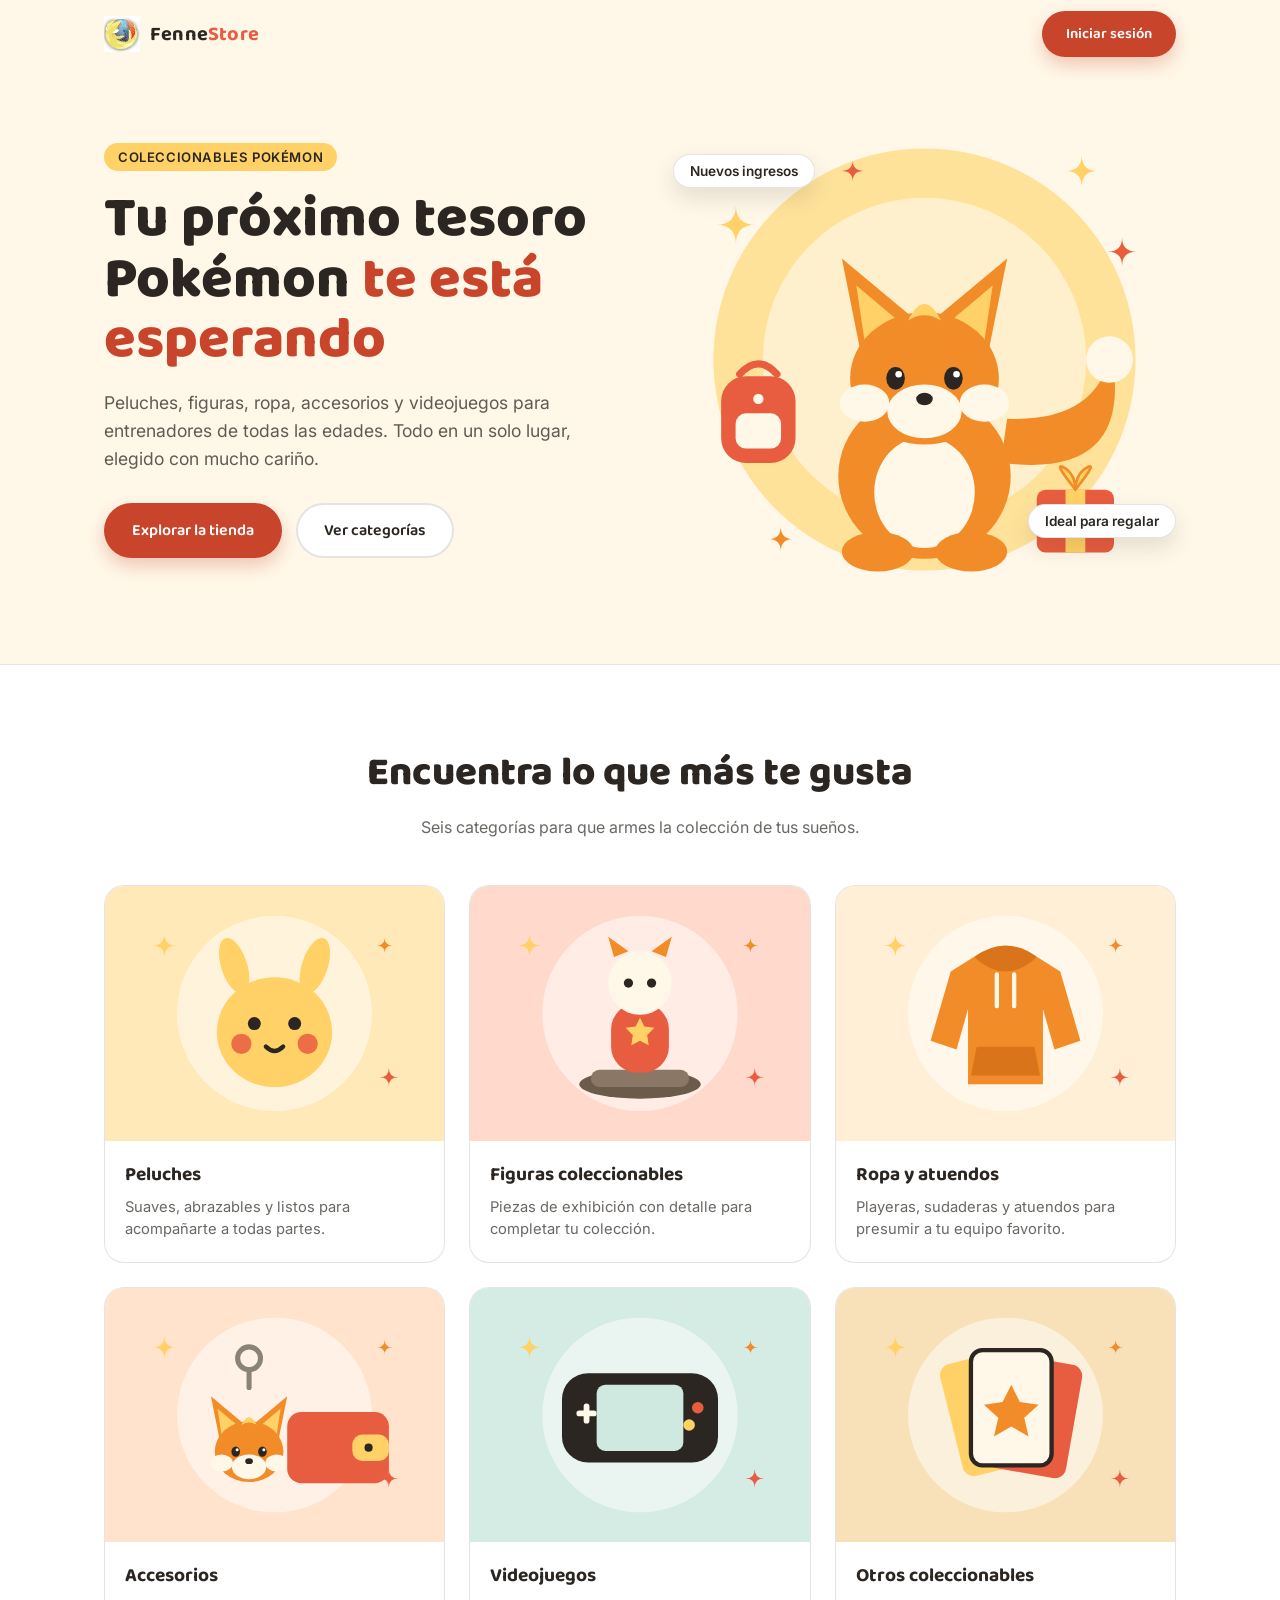
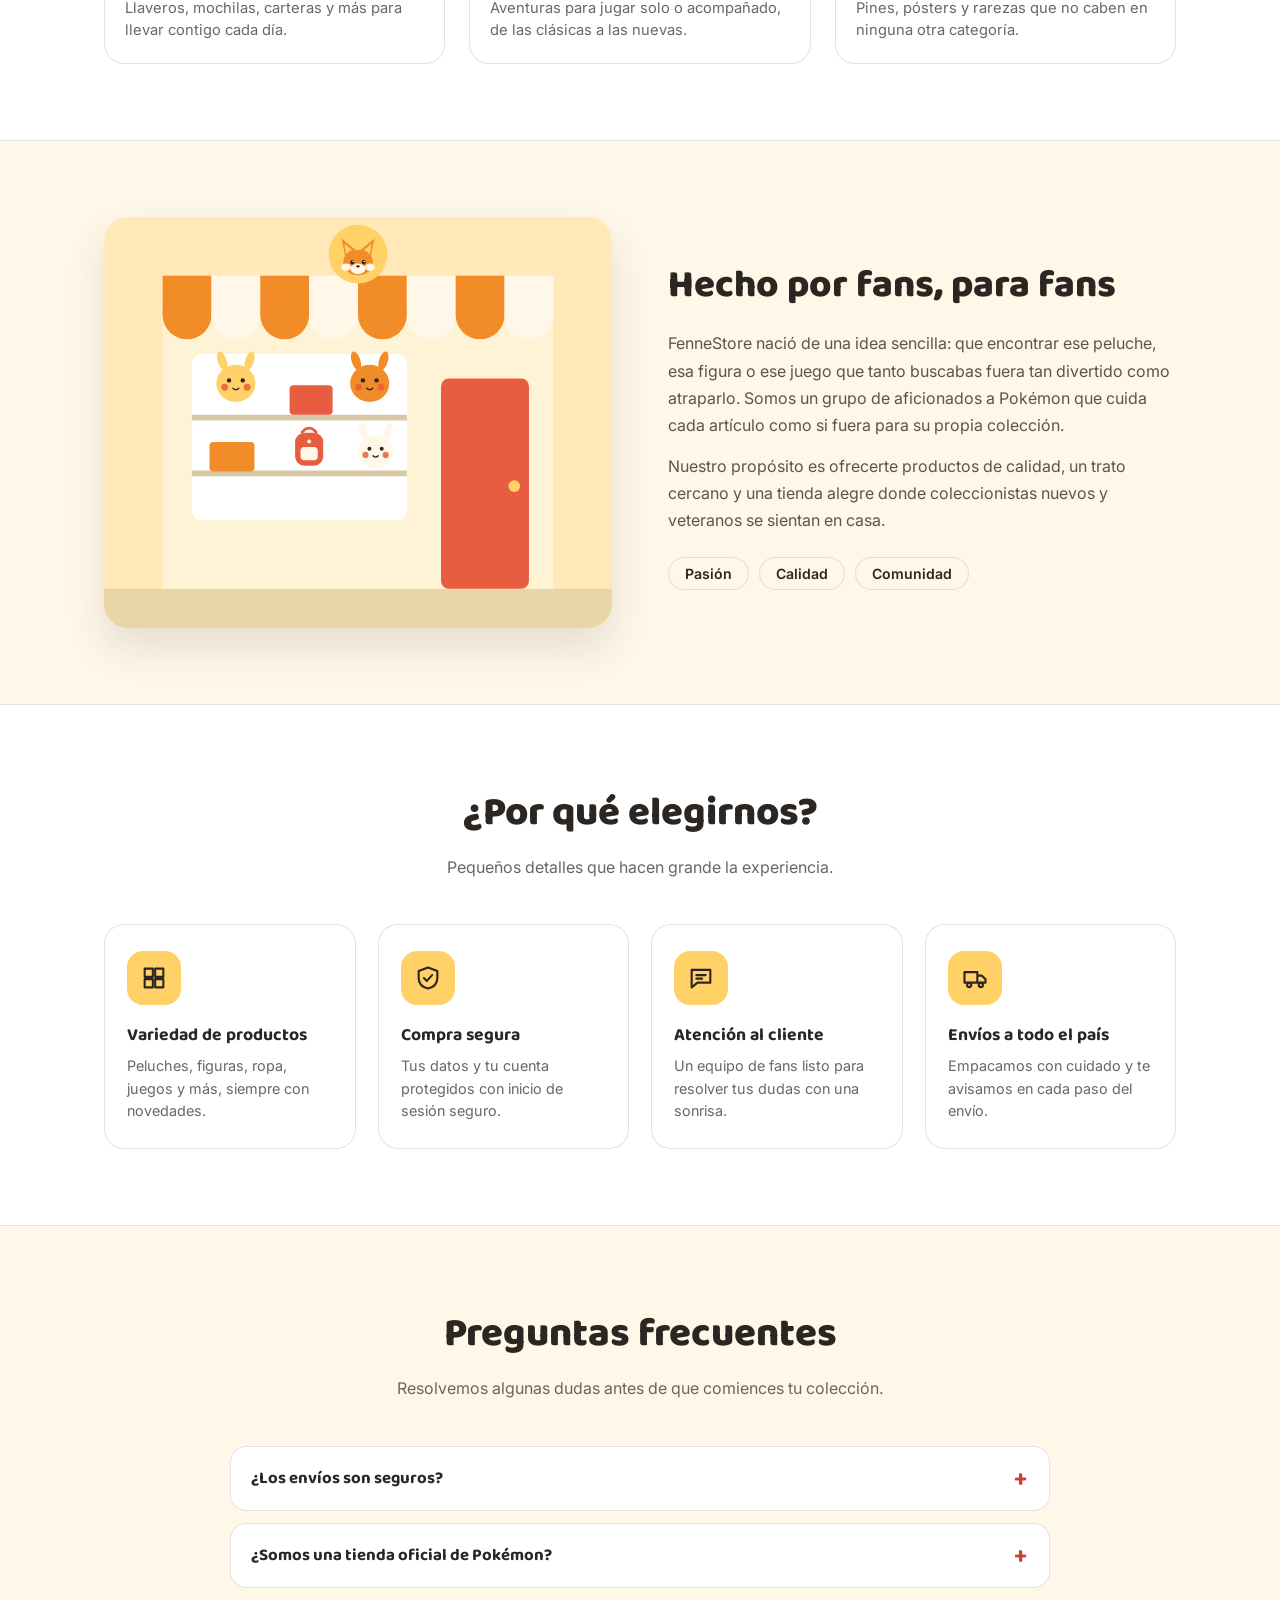
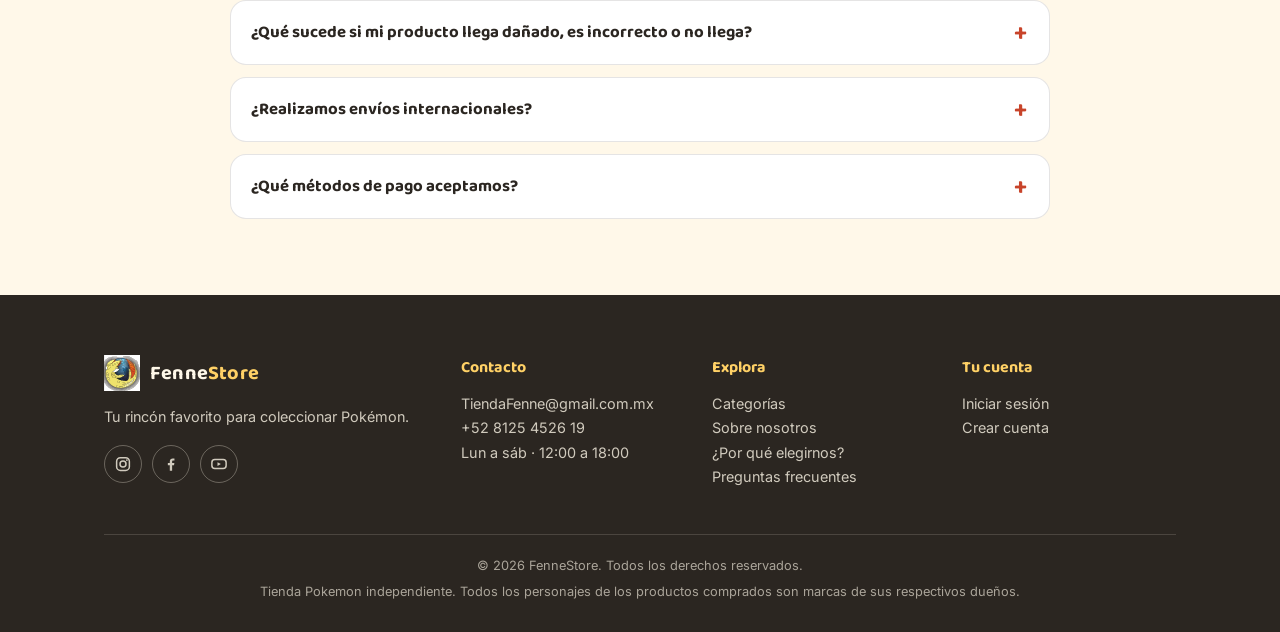
<file: index.html>
<!DOCTYPE html>
<html lang="es">
<head>
  <meta charset="UTF-8" />
  <meta name="viewport" content="width=device-width, initial-scale=1.0" />
  <title>FenneStore · Coleccionables Pokémon</title>
  <meta name="description" content="FenneStore: peluches, figuras, ropa, accesorios y videojuegos para aficionados y coleccionistas de Pokémon." />
  <link rel="icon" type="image/svg+xml" href="img/favicon.svg" />
  <link rel="preconnect" href="https://fonts.googleapis.com">
  <link href="https://fonts.googleapis.com/css2?family=Baloo+2:wght@500;600;700;800&family=Inter:wght@400;500;600&display=swap" rel="stylesheet">
  <script>document.documentElement.classList.add("js");</script>
  <link rel="stylesheet" href="css/style.css" />
  <link rel="stylesheet" href="css/marca.css" />
  <link rel="stylesheet" href="css/inicio.css" />
</head>
<body class="inicio">

  <header class="site-header">
    <div class="wrap">
      <a class="brand" href="index.html"><img class="brand-logo" data-img="logo" alt="" width="36" height="36"><span class="brand-name">Fenne<span>Store</span></span></a>
      <a class="btn btn-primary btn-sm" href="login.html">Iniciar sesión</a>
    </div>
  </header>

  <main>
    <section class="hero-inicio">
      <div class="wrap hero-grid">
        <div class="hero-texto" data-reveal>
          <span class="eyebrow">Coleccionables Pokémon</span>
          <h1>Tu próximo tesoro Pokémon <em>te está esperando</em></h1>
          <p class="lead">Peluches, figuras, ropa, accesorios y videojuegos para entrenadores de todas las edades. Todo en un solo lugar, elegido con mucho cariño.</p>
          <div class="hero-cta">
            <a class="btn btn-primary" href="login.html">Explorar la tienda</a>
            <a class="btn btn-ghost" href="#categorias">Ver categorías</a>
          </div>
        </div>
        <div class="hero-visual" data-reveal style="--d:.15s">
          <img data-img="hero" alt="Zorrito de peluche con una mochila y un regalo" width="560" height="520">
          <span class="chip chip-a">Nuevos ingresos</span>
          <span class="chip chip-b">Ideal para regalar</span>
        </div>
      </div>
    </section>

    <section class="section section-alt" id="categorias">
      <div class="wrap">
        <div class="section-head" data-reveal>
          <h2>Encuentra lo que más te gusta</h2>
          <p>Seis categorías para que armes la colección de tus sueños.</p>
        </div>
        <div class="cat-grid">
        <a class="cat-card" href="login.html" data-reveal style="--d:0.0s">
          <div class="cat-img"><img data-img="categorias.peluches" alt="Categoría Peluches" width="400" height="300" loading="lazy"></div>
          <div class="cat-body"><h3>Peluches</h3><p>Suaves, abrazables y listos para acompañarte a todas partes.</p></div>
        </a>
        <a class="cat-card" href="login.html" data-reveal style="--d:0.1s">
          <div class="cat-img"><img data-img="categorias.figuras" alt="Categoría Figuras coleccionables" width="400" height="300" loading="lazy"></div>
          <div class="cat-body"><h3>Figuras coleccionables</h3><p>Piezas de exhibición con detalle para completar tu colección.</p></div>
        </a>
        <a class="cat-card" href="login.html" data-reveal style="--d:0.2s">
          <div class="cat-img"><img data-img="categorias.ropa" alt="Categoría Ropa y atuendos" width="400" height="300" loading="lazy"></div>
          <div class="cat-body"><h3>Ropa y atuendos</h3><p>Playeras, sudaderas y atuendos para presumir a tu equipo favorito.</p></div>
        </a>
        <a class="cat-card" href="login.html" data-reveal style="--d:0.0s">
          <div class="cat-img"><img data-img="categorias.accesorios" alt="Categoría Accesorios" width="400" height="300" loading="lazy"></div>
          <div class="cat-body"><h3>Accesorios</h3><p>Llaveros, mochilas, carteras y más para llevar contigo cada día.</p></div>
        </a>
        <a class="cat-card" href="login.html" data-reveal style="--d:0.1s">
          <div class="cat-img"><img data-img="categorias.videojuegos" alt="Categoría Videojuegos" width="400" height="300" loading="lazy"></div>
          <div class="cat-body"><h3>Videojuegos</h3><p>Aventuras para jugar solo o acompañado, de las clásicas a las nuevas.</p></div>
        </a>
        <a class="cat-card" href="login.html" data-reveal style="--d:0.2s">
          <div class="cat-img"><img data-img="categorias.otros" alt="Categoría Otros coleccionables" width="400" height="300" loading="lazy"></div>
          <div class="cat-body"><h3>Otros coleccionables</h3><p>Pines, pósters y rarezas que no caben en ninguna otra categoría.</p></div>
        </a>
        </div>
      </div>
    </section>

    <section class="section" id="nosotros">
      <div class="wrap about-grid">
        <div data-reveal><img data-img="nosotros" alt="Fachada de la tienda FenneStore" width="520" height="420" loading="lazy"></div>
        <div class="about-texto" data-reveal style="--d:.12s">
          <h2>Hecho por fans, para fans</h2>
          <p>FenneStore nació de una idea sencilla: que encontrar ese peluche, esa figura o ese juego que tanto buscabas fuera tan divertido como atraparlo. Somos un grupo de aficionados a Pokémon que cuida cada artículo como si fuera para su propia colección.</p>
          <p>Nuestro propósito es ofrecerte productos de calidad, un trato cercano y una tienda alegre donde coleccionistas nuevos y veteranos se sientan en casa.</p>
          <ul class="valores"><li>Pasión</li><li>Calidad</li><li>Comunidad</li></ul>
        </div>
      </div>
    </section>

    <section class="section section-alt" id="porque">
      <div class="wrap">
        <div class="section-head" data-reveal>
          <h2>¿Por qué elegirnos?</h2>
          <p>Pequeños detalles que hacen grande la experiencia.</p>
        </div>
        <div class="why-grid">
        <article class="why-card" data-reveal style="--d:0.0s"><div class="why-icon"><svg viewBox="0 0 24 24" aria-hidden="true"><path d="M4 4h7v7H4zM13 4h7v7h-7zM4 13h7v7H4zM13 13h7v7h-7z"/></svg></div><h3>Variedad de productos</h3><p>Peluches, figuras, ropa, juegos y más, siempre con novedades.</p></article>
        <article class="why-card" data-reveal style="--d:0.1s"><div class="why-icon"><svg viewBox="0 0 24 24" aria-hidden="true"><path d="M12 3l8 3v6c0 5-3.5 8-8 9-4.5-1-8-4-8-9V6z"/><path d="M8.5 12l2.5 2.5 4.5-5"/></svg></div><h3>Compra segura</h3><p>Tus datos y tu cuenta protegidos con inicio de sesión seguro.</p></article>
        <article class="why-card" data-reveal style="--d:0.2s"><div class="why-icon"><svg viewBox="0 0 24 24" aria-hidden="true"><path d="M4 5h16v11H9l-5 4z"/><path d="M8 9.5h8M8 12.5h5"/></svg></div><h3>Atención al cliente</h3><p>Un equipo de fans listo para resolver tus dudas con una sonrisa.</p></article>
        <article class="why-card" data-reveal style="--d:0.3s"><div class="why-icon"><svg viewBox="0 0 24 24" aria-hidden="true"><path d="M3 7h11v9H3zM14 10h4l3 3v3h-7z"/><circle cx="7" cy="18" r="1.8"/><circle cx="17" cy="18" r="1.8"/></svg></div><h3>Envíos a todo el país</h3><p>Empacamos con cuidado y te avisamos en cada paso del envío.</p></article>
        </div>
      </div>
    </section>

    <section class="section" id="preguntas">
      <div class="wrap">
        <div class="section-head" data-reveal><h2>Preguntas frecuentes</h2><p>Resolvemos algunas dudas antes de que comiences tu colección.</p></div>
        <div class="faq-list">
          <details class="faq-item"><summary>¿Los envíos son seguros?</summary><p>Preparamos cada pedido con cuidado para proteger tus artículos durante el traslado. En esta tienda el seguimiento y las notificaciones forman parte de la experiencia ilustrativa de compra.</p></details>
          <details class="faq-item"><summary>¿Somos una tienda oficial de Pokémon?</summary><p>FenneStore es una tienda independiente. No estamos afiliados, patrocinados ni respaldados oficialmente por The Pokémon Company o Nintendo.</p></details>
          <details class="faq-item"><summary>¿Qué sucede si mi producto llega dañado, es incorrecto o no llega?</summary><p>Nuestro equipo revisara el caso y te orientaremos sobre las posibles soluciones conforme a la política de atención que tiene nuestra tienda.</p></details>
          <details class="faq-item"><summary>¿Realizamos envíos internacionales?</summary><p>FenneStore opera principalmente en México y tenemos planeada una futura expansión a Argentina, Chile y Perú.</p></details>
          <details class="faq-item"><summary>¿Qué métodos de pago aceptamos?</summary><p>Aceptamos todo tipo de tarjetas como tarjetas de débito y crédito VISA, tambien efectivo en OXXO y efectivo en 7-Eleven.</p></details>
        </div>
      </div>
    </section>
  </main>

  <footer class="site-footer">
    <div class="wrap">
      <div class="footer-grid">
        <div><a class="brand" href="index.html"><img class="brand-logo" data-img="logo" alt="" width="36" height="36"><span class="brand-name">Fenne<span>Store</span></span></a><p style="margin-top:14px">Tu rincón favorito para coleccionar Pokémon.</p>
          <div class="social">
            <a href="#" aria-label="Instagram de FenneStore"><svg viewBox="0 0 24 24"><rect x="3.5" y="3.5" width="17" height="17" rx="5" fill="none" stroke="currentColor" stroke-width="2"/><circle cx="12" cy="12" r="4" fill="none" stroke="currentColor" stroke-width="2"/><circle cx="17.2" cy="6.8" r="1.2"/></svg></a>
            <a href="#" aria-label="Facebook de FenneStore"><svg viewBox="0 0 24 24"><path d="M13.5 21v-7.5H16l.5-3h-3V8.8c0-.9.3-1.5 1.6-1.5h1.5V4.6c-.3 0-1.2-.1-2.3-.1-2.300 0-3.900 1.400-3.900 4v2h-2.600v3h2.600V21z"/></svg></a>
            <a href="#" aria-label="YouTube de FenneStore"><svg viewBox="0 0 24 24"><rect x="2.5" y="6" width="19" height="12" rx="4" fill="none" stroke="currentColor" stroke-width="2"/><path d="M10 9.5v5l4.500-2.500z"/></svg></a>
          </div>
        </div>
        <div><h4>Contacto</h4><ul><li>TiendaFenne@gmail.com.mx</li><li>+52 8125 4526 19</li><li>Lun a sáb · 12:00 a 18:00</li></ul></div>
        <div><h4>Explora</h4><ul><li><a href="#categorias">Categorías</a></li><li><a href="#nosotros">Sobre nosotros</a></li><li><a href="#porque">¿Por qué elegirnos?</a></li><li><a href="#preguntas">Preguntas frecuentes</a></li></ul></div>
        <div><h4>Tu cuenta</h4><ul><li><a href="login.html">Iniciar sesión</a></li><li><a href="register.html">Crear cuenta</a></li></ul></div>
      </div>
      <div class="footer-bottom">
        <p>© <span id="anio">2026</span> FenneStore. Todos los derechos reservados.</p>
        <p>Tienda Pokemon independiente. Todos los personajes de los productos comprados son marcas de sus respectivos dueños.</p>
      </div>
    </div>
  </footer>

  <script src="js/imagenes.js"></script>
  <script src="js/inicio.js"></script>
</body>
</html>
</file>
<file: css/style.css>
:root {
  --cream: #FFF6E9;
  --ink: #2B2621;
  --red: #E4572E;
  --red-dark: #C7431E;
  --yellow: #F5B935;
  --sage: #6E9B7B;
  --line: rgba(43, 38, 33, 0.12);
  --radius: 18px;
  --font-display: 'Baloo 2', sans-serif;
  --font-body: 'Inter', sans-serif;
}

* { box-sizing: border-box; }

body {
  margin: 0;
  font-family: var(--font-body);
  color: var(--ink);
  background: var(--cream);
}

h1, h2 {
  font-family: var(--font-display);
  margin: 0;
}

/* ---- Layout general de login/registro ---- */
.page {
  display: grid;
  grid-template-columns: 1.1fr 1fr;
  min-height: 100vh;
}

@media (max-width: 860px) {
  .page { grid-template-columns: 1fr; }
  .hero { min-height: 320px; }
}

/* ---- Panel izquierdo: hero de marca ---- */
.hero {
  background: linear-gradient(160deg, var(--red) 0%, var(--red-dark) 100%);
  color: var(--cream);
  display: flex;
  align-items: center;
  padding: 56px;
  position: relative;
  overflow: hidden;
}

.hero-content { max-width: 420px; position: relative; z-index: 2; }

.brand {
  display: flex;
  align-items: center;
  gap: 10px;
  margin-bottom: 40px;
}

.ball {
  width: 26px;
  height: 26px;
  border-radius: 50%;
  background:
    linear-gradient(var(--cream) 0 50%, var(--ink) 50% 100%);
  border: 2px solid var(--ink);
  position: relative;
  flex-shrink: 0;
}
.ball::after {
  content: "";
  position: absolute;
  width: 8px; height: 8px;
  background: var(--cream);
  border: 2px solid var(--ink);
  border-radius: 50%;
  top: 50%; left: 50%;
  transform: translate(-50%, -50%);
}

.brand-name {
  font-family: var(--font-display);
  font-weight: 700;
  font-size: 1.25rem;
  letter-spacing: 0.2px;
}

.hero h1 {
  font-size: 2.4rem;
  font-weight: 700;
  line-height: 1.15;
  margin-bottom: 18px;
}

.hero p {
  font-size: 1.02rem;
  line-height: 1.5;
  opacity: 0.92;
  margin-bottom: 44px;
}

/* Trío de "peluches" abstractos, sin usar personajes con derechos */
.stack { display: flex; gap: 18px; }

.plush {
  width: 74px;
  height: 74px;
  border-radius: 50% 50% 46% 46% / 55% 55% 45% 45%;
  position: relative;
  box-shadow: 0 10px 24px rgba(0,0,0,0.18);
}
.plush::before, .plush::after {
  content: "";
  position: absolute;
  width: 20px; height: 26px;
  background: inherit;
  border-radius: 50% 50% 50% 50% / 60% 60% 40% 40%;
  top: -12px;
}
.plush::before { left: 6px; transform: rotate(-18deg); }
.plush::after  { right: 6px; transform: rotate(18deg); }

.plush-a { background: var(--yellow); }
.plush-b { background: var(--cream); margin-top: 22px; }
.plush-c { background: var(--sage); }

/* ---- Panel derecho: formulario ---- */
.form-panel {
  display: flex;
  align-items: center;
  justify-content: center;
  padding: 40px 24px;
}

.form-card {
  width: 100%;
  max-width: 380px;
}

.form-card h2 {
  font-size: 1.7rem;
  font-weight: 700;
  margin-bottom: 6px;
}

.subtitle {
  color: rgba(43,38,33,0.62);
  margin: 0 0 28px 0;
  font-size: 0.95rem;
}

form { display: flex; flex-direction: column; }

label {
  font-size: 0.85rem;
  font-weight: 600;
  margin-bottom: 6px;
  margin-top: 16px;
}
label:first-of-type { margin-top: 0; }

input {
  font-family: var(--font-body);
  font-size: 0.98rem;
  padding: 12px 14px;
  border-radius: 12px;
  border: 1.5px solid var(--line);
  background: white;
  outline: none;
  transition: border-color 0.15s ease;
}
input:focus {
  border-color: var(--red);
}

button {
  font-family: var(--font-display);
  font-weight: 600;
  font-size: 1rem;
  color: white;
  background: var(--red);
  border: none;
  border-radius: 12px;
  padding: 13px;
  margin-top: 26px;
  cursor: pointer;
  transition: background 0.15s ease, transform 0.1s ease;
}
button:hover { background: var(--red-dark); }
button:active { transform: translateY(1px); }
button:disabled { opacity: 0.6; cursor: not-allowed; }

.message {
  min-height: 20px;
  font-size: 0.88rem;
  margin: 14px 0 0 0;
}
.message.error { color: var(--red-dark); }
.message.success { color: var(--sage); }

.switch {
  text-align: center;
  margin-top: 26px;
  font-size: 0.9rem;
  color: rgba(43,38,33,0.7);
}
.switch a { color: var(--red); font-weight: 600; text-decoration: none; }
.switch a:hover { text-decoration: underline; }

/* ---- Dashboard (home.html) ---- */
.dashboard-body { min-height: 100vh; }

.topbar {
  display: flex;
  align-items: center;
  justify-content: space-between;
  padding: 20px 40px;
  border-bottom: 1.5px solid var(--line);
}

.ghost-btn {
  font-family: var(--font-body);
  font-weight: 600;
  font-size: 0.9rem;
  background: transparent;
  border: 1.5px solid var(--line);
  border-radius: 10px;
  padding: 9px 16px;
  cursor: pointer;
  color: var(--ink);
}
.ghost-btn:hover { border-color: var(--red); color: var(--red); }

.dashboard {
  max-width: 640px;
  margin: 80px auto;
  padding: 0 24px;
  text-align: center;
}

.dashboard h1 {
  font-size: 2rem;
  margin-bottom: 12px;
}
</file>
<file: css/marca.css>
/* Identidad FenneStore: se carga DESPUÉS de style.css y reemplaza sus colores */
:root {
  --cream: #FFF8E9; --orange: #F28C28; --yellow: #FFD166; --coral: #E85D3F;
  --red: #C8442A; --red-dark: #A93820;      /* coral oscuro: botones con texto blanco legible */
  --ink: #2B2621; --sage: #3F7A52;
}
.brand { text-decoration: none; color: inherit; margin-bottom: 0; }
.hero .brand { margin-bottom: 40px; }
.brand-logo { width: 36px; height: 36px; display: block; flex-shrink: 0; }
.brand-name span { color: var(--coral); }
.hero .brand-name span { color: var(--red); }
.hero { background: linear-gradient(160deg, var(--orange) 0%, var(--yellow) 100%); color: var(--ink); }
.plush-a { background: var(--coral); } .plush-b { background: var(--cream); } .plush-c { background: var(--red); }
.back-link { display: block; text-align: center; margin-top: 14px; font-size: .85rem; color: rgba(43,38,33,.6); text-decoration: none; }
.back-link:hover { color: var(--red); }
</file>
<file: css/inicio.css>
/* ---------- Homepage FenneStore ---------- */
html { scroll-behavior: smooth; }
body.inicio { background: var(--cream); }
.wrap { max-width: 1120px; margin: 0 auto; padding: 0 24px; }

.site-header { position: sticky; top: 0; z-index: 50; background: rgba(255,248,233,.88); backdrop-filter: blur(10px); border-bottom: 1.5px solid transparent; transition: box-shadow .2s, border-color .2s; }
.site-header.scrolled { border-color: var(--line); box-shadow: 0 6px 20px rgba(43,38,33,.06); }
.site-header .wrap { display: flex; align-items: center; justify-content: space-between; height: 68px; }

.btn { display: inline-flex; align-items: center; justify-content: center; font-family: var(--font-display); font-weight: 600; font-size: 1rem; padding: 13px 26px; border-radius: 999px; text-decoration: none; border: 2px solid transparent; cursor: pointer; transition: transform .18s, box-shadow .18s, background .18s, border-color .18s; }
.btn-primary { background: var(--red); color: #fff; box-shadow: 0 8px 18px rgba(200,68,42,.28); }
.btn-primary:hover { background: var(--red-dark); transform: translateY(-2px); box-shadow: 0 12px 22px rgba(200,68,42,.32); }
.btn-ghost { background: #fff; color: var(--ink); border-color: var(--line); }
.btn-ghost:hover { border-color: var(--orange); transform: translateY(-2px); }
.btn:active { transform: translateY(0); }
.btn:focus-visible, .cat-card:focus-visible, .social a:focus-visible { outline: 3px solid var(--orange); outline-offset: 3px; }
.btn-sm { padding: 9px 22px; font-size: .92rem; }

/* Hero */
.hero-inicio { padding: 48px 0 80px; overflow: hidden; }
.hero-grid { display: grid; grid-template-columns: 1.05fr 1fr; gap: 40px; align-items: center; }
.eyebrow { display: inline-block; background: var(--yellow); color: var(--ink); font-weight: 600; font-size: .82rem; letter-spacing: .6px; text-transform: uppercase; padding: 6px 14px; border-radius: 999px; margin-bottom: 18px; }
.hero-texto h1 { font-size: clamp(2.3rem, 5.2vw, 3.6rem); line-height: 1.05; font-weight: 800; margin-bottom: 18px; }
.hero-texto h1 em { font-style: normal; color: var(--red); }
.lead { font-size: 1.1rem; line-height: 1.6; color: rgba(43,38,33,.75); max-width: 520px; margin: 0 0 30px; }
.hero-cta { display: flex; gap: 14px; flex-wrap: wrap; }
.hero-visual { position: relative; }
.hero-visual > img { display: block; width: 100%; height: auto; animation: flotar 6s ease-in-out infinite; }
.chip { position: absolute; background: #fff; border: 1.5px solid var(--line); border-radius: 999px; padding: 8px 16px; font-weight: 600; font-size: .85rem; box-shadow: 0 10px 22px rgba(43,38,33,.12); animation: flotar 5s ease-in-out infinite; }
.chip-a { top: 8%; left: 0; animation-delay: -1s; }
.chip-b { bottom: 10%; right: 0; animation-delay: -3s; }
@keyframes flotar { 50% { transform: translateY(-12px); } }

/* Secciones */
.section { padding: 76px 0; }
.section-alt { background: #fff; border-block: 1.5px solid var(--line); }
.section-head { text-align: center; max-width: 620px; margin: 0 auto 44px; }
.section-head h2 { font-size: clamp(1.8rem, 3.6vw, 2.5rem); font-weight: 800; margin-bottom: 10px; }
.section-head p { margin: 0; color: rgba(43,38,33,.7); line-height: 1.6; }

/* Categorías */
.cat-grid { display: grid; grid-template-columns: repeat(3, 1fr); gap: 24px; }
.cat-card { display: flex; flex-direction: column; background: #fff; border: 1.5px solid var(--line); border-radius: 20px; overflow: hidden; text-decoration: none; color: inherit; transition: transform .25s, box-shadow .25s, border-color .25s; }
.cat-card:hover { transform: translateY(-6px); box-shadow: 0 18px 32px rgba(43,38,33,.12); border-color: var(--orange); }
.cat-img { aspect-ratio: 4 / 3; overflow: hidden; }
.cat-img img { width: 100%; height: 100%; object-fit: cover; display: block; transition: transform .5s ease; }
.cat-card:hover .cat-img img { transform: scale(1.07); }
.cat-body { padding: 18px 20px 22px; }
.cat-body h3 { font-family: var(--font-display); font-size: 1.2rem; margin: 0 0 6px; }
.cat-body p { margin: 0; font-size: .92rem; line-height: 1.5; color: rgba(43,38,33,.7); }

/* Nosotros */
.about-grid { display: grid; grid-template-columns: 1fr 1fr; gap: 56px; align-items: center; }
.about-grid img { width: 100%; height: auto; display: block; border-radius: 24px; box-shadow: 0 20px 40px rgba(43,38,33,.12); }
.about-texto h2 { font-size: clamp(1.8rem, 3.4vw, 2.4rem); font-weight: 800; margin-bottom: 14px; }
.about-texto p { line-height: 1.7; color: rgba(43,38,33,.78); margin: 0 0 14px; }
.valores { list-style: none; padding: 0; margin: 22px 0 0; display: flex; gap: 10px; flex-wrap: wrap; }
.valores li { background: var(--cream); border: 1.5px solid var(--line); border-radius: 999px; padding: 7px 16px; font-weight: 600; font-size: .88rem; }

/* ¿Por qué elegirnos? */
.why-grid { display: grid; grid-template-columns: repeat(4, 1fr); gap: 22px; }
.why-card { background: #fff; border: 1.5px solid var(--line); border-radius: 20px; padding: 26px 22px; transition: transform .25s, box-shadow .25s; }
.why-card:hover { transform: translateY(-5px); box-shadow: 0 16px 28px rgba(43,38,33,.1); }
.why-icon { width: 54px; height: 54px; border-radius: 16px; background: var(--yellow); display: grid; place-items: center; margin-bottom: 16px; transition: transform .3s; }
.why-card:hover .why-icon { transform: rotate(-8deg) scale(1.08); }
.why-icon svg { width: 28px; height: 28px; fill: none; stroke: var(--ink); stroke-width: 1.8; stroke-linecap: round; stroke-linejoin: round; }
.why-card h3 { font-family: var(--font-display); font-size: 1.1rem; margin: 0 0 6px; }
.why-card p { margin: 0; font-size: .9rem; line-height: 1.55; color: rgba(43,38,33,.7); }

/* Footer */
.site-footer { background: var(--ink); color: var(--cream); padding: 60px 0 0; }
.footer-grid { display: grid; grid-template-columns: 1.5fr 1fr 1fr 1fr; gap: 36px; }
.site-footer .brand-name { color: var(--cream); }
.site-footer .brand-name span { color: var(--yellow); }
.site-footer p, .site-footer li, .site-footer a { font-size: .9rem; line-height: 1.7; color: rgba(255,248,233,.78); text-decoration: none; }
.site-footer a:hover { color: var(--yellow); }
.site-footer h4 { font-family: var(--font-display); font-size: 1rem; margin: 0 0 12px; color: var(--yellow); }
.site-footer ul { list-style: none; margin: 0; padding: 0; }
.social { display: flex; gap: 10px; margin-top: 16px; }
.social a { width: 38px; height: 38px; border-radius: 50%; border: 1.5px solid rgba(255,248,233,.3); display: grid; place-items: center; transition: background .2s, transform .2s; }
.social a:hover { background: var(--orange); border-color: var(--orange); color: var(--ink); transform: translateY(-3px); }
.social svg { width: 18px; height: 18px; fill: currentColor; }
.footer-bottom { margin-top: 44px; padding: 20px 0 26px; border-top: 1px solid rgba(255,248,233,.15); text-align: center; }
.footer-bottom p { margin: 0 0 4px; font-size: .8rem; color: rgba(255,248,233,.6); }

/* Aparición al hacer scroll (solo si hay JavaScript) */
.js [data-reveal] { opacity: 0; transform: translateY(26px); transition: opacity .6s ease, transform .6s ease; transition-delay: var(--d, 0s); }
.js [data-reveal].visible { opacity: 1; transform: none; }

@media (max-width: 960px) {
  .hero-grid, .about-grid { grid-template-columns: 1fr; }
  .hero-visual { max-width: 460px; margin: 0 auto; }
  .cat-grid { grid-template-columns: repeat(2, 1fr); }
  .why-grid { grid-template-columns: repeat(2, 1fr); }
  .footer-grid { grid-template-columns: 1fr 1fr; }
}
@media (max-width: 560px) {
  .section { padding: 56px 0; }
  .cat-grid, .why-grid, .footer-grid { grid-template-columns: 1fr; }
  .hero-inicio { padding-top: 28px; }
  .chip { font-size: .78rem; padding: 6px 12px; }
}
@media (prefers-reduced-motion: reduce) {
  * { animation: none !important; transition: none !important; scroll-behavior: auto !important; }
  .js [data-reveal] { opacity: 1; transform: none; }
}

/* Accordion FAQ */
.faq-list{max-width:820px;margin:0 auto;display:grid;gap:12px}.faq-item{background:#fff;border:1.5px solid var(--line);border-radius:16px;padding:0 20px}.faq-item summary{cursor:pointer;list-style:none;padding:18px 34px 18px 0;font:700 1.05rem var(--font-display);position:relative}.faq-item summary::-webkit-details-marker{display:none}.faq-item summary:after{content:"+";position:absolute;right:2px;top:13px;font:700 1.5rem var(--font-display);color:var(--red)}.faq-item[open] summary:after{content:"−"}.faq-item p{margin:0;padding:0 0 19px;color:rgba(43,38,33,.75);line-height:1.65}
</file>
